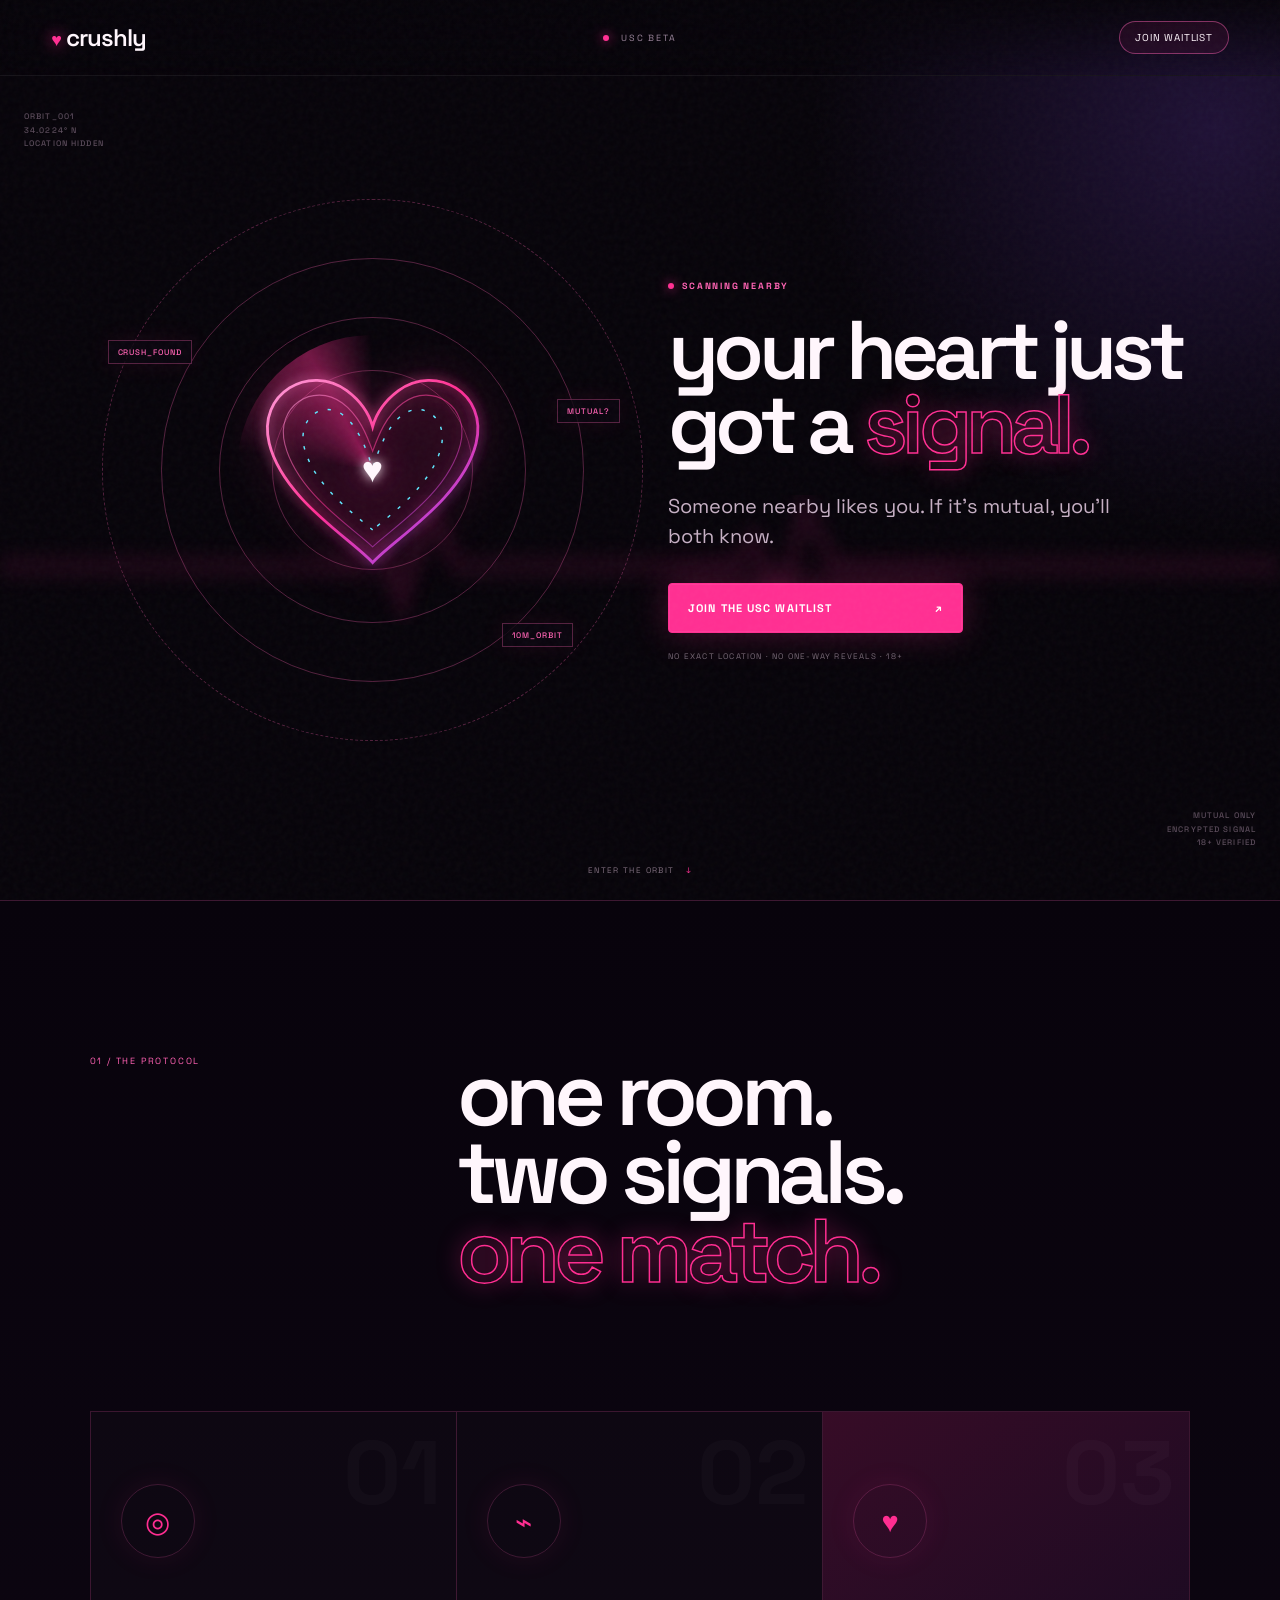
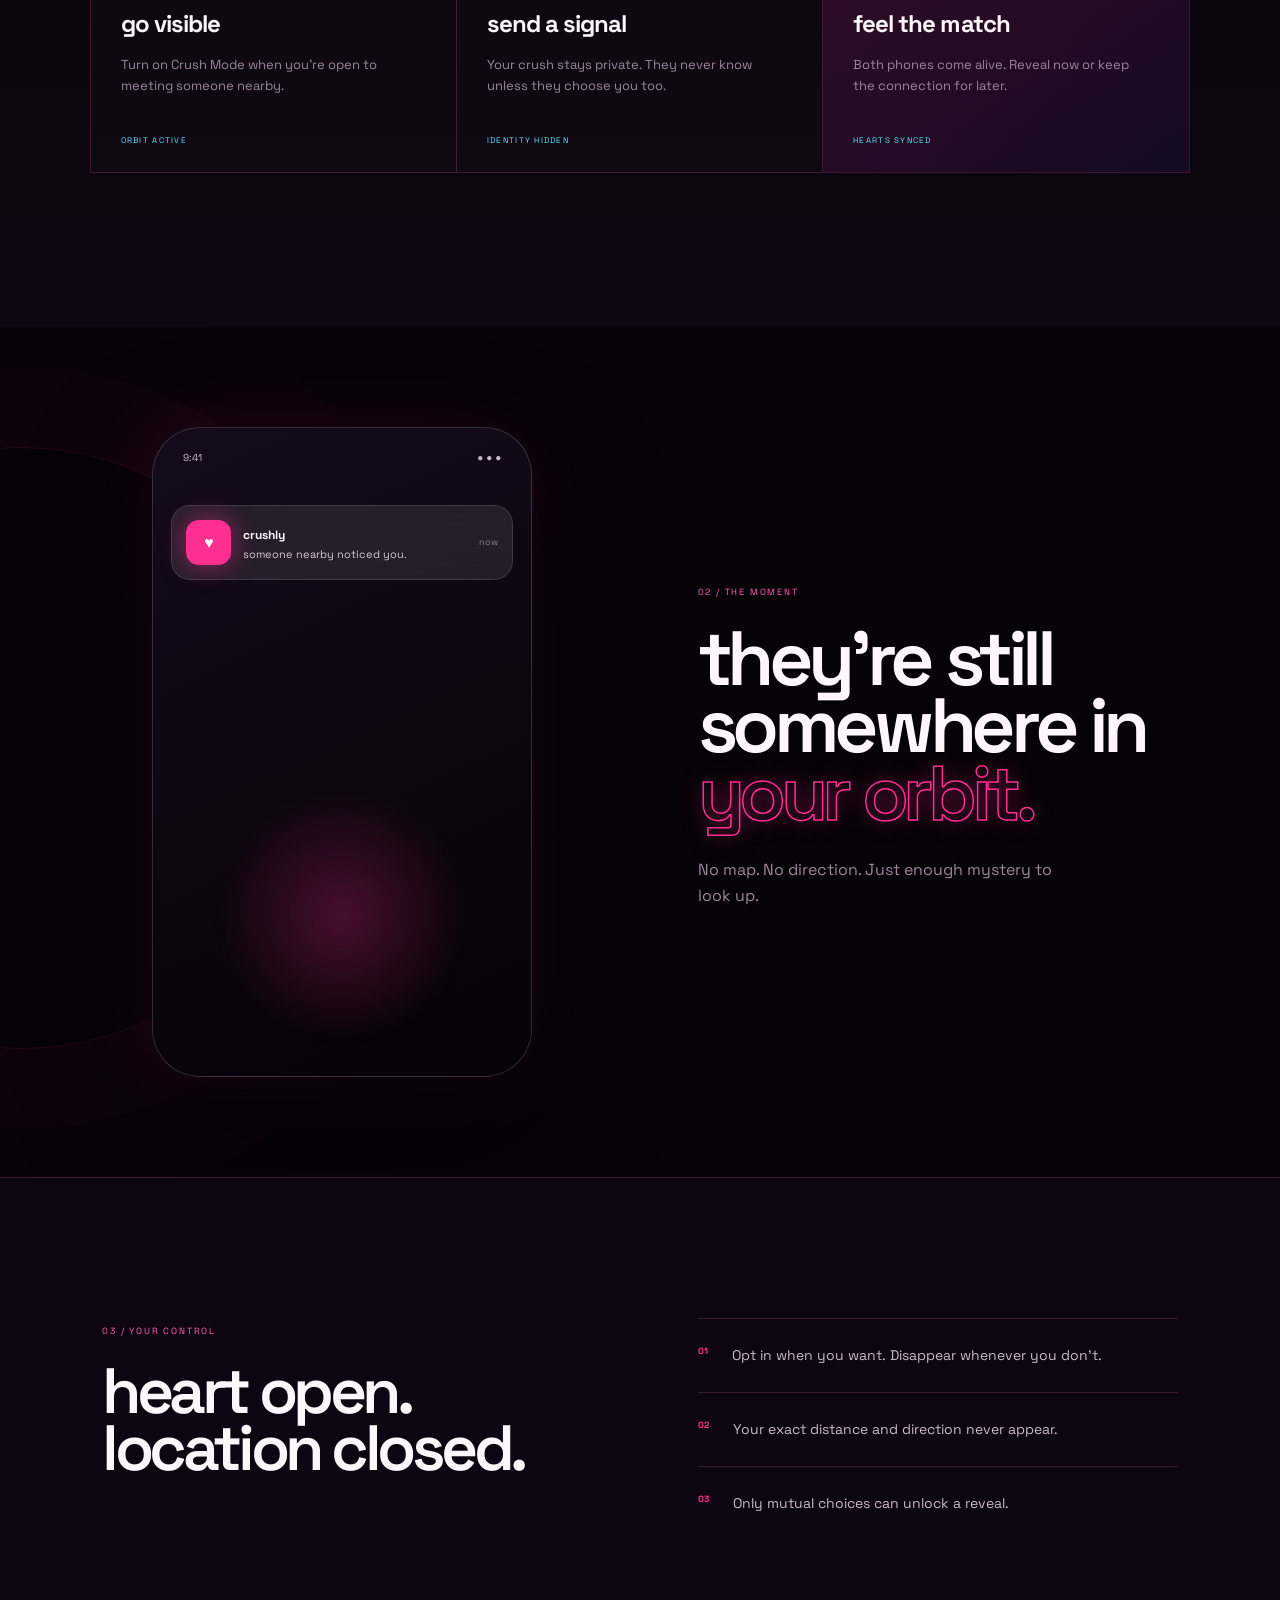
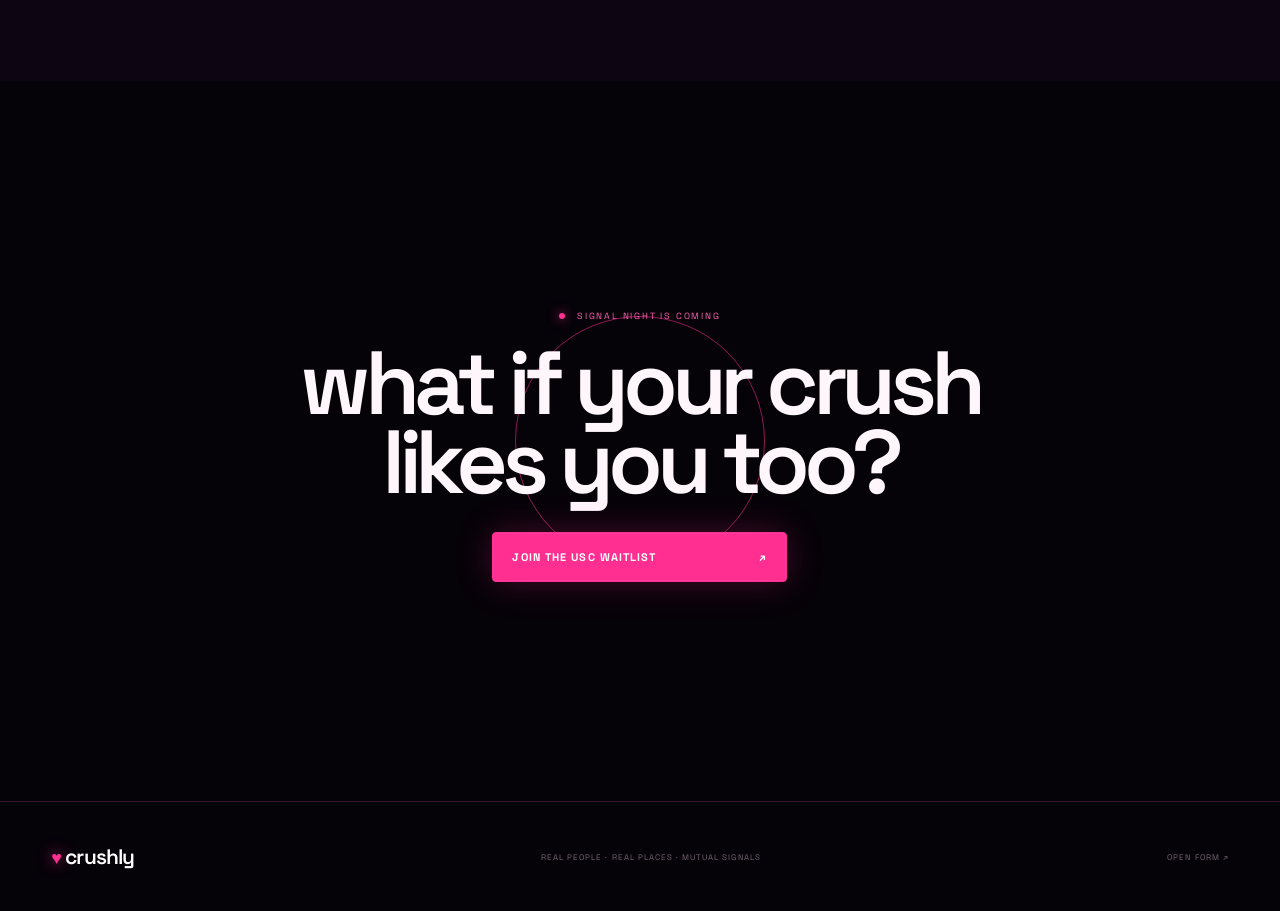
<file: crushly-cyber-waitlist/index.html>
<!doctype html>
<html lang="en">
  <head>
    <meta charset="UTF-8" />
    <meta name="viewport" content="width=device-width, initial-scale=1.0, viewport-fit=cover" />
    <meta name="theme-color" content="#050208" />
    <meta name="description" content="Crushly lets you know when the feeling is mutual, while you're still in the same place." />
    <link rel="preconnect" href="https://fonts.googleapis.com" />
    <link rel="preconnect" href="https://fonts.gstatic.com" crossorigin />
    <link href="https://fonts.googleapis.com/css2?family=DM+Sans:wght@400;500;600;700&family=Space+Grotesk:wght@400;500;600;700&display=swap" rel="stylesheet" />
    <link rel="stylesheet" href="./styles.css" />
    <title>Crushly — Your heart just got a signal</title>
  </head>
  <body>
    <div class="noise" aria-hidden="true"></div>
    <div class="grid" aria-hidden="true"></div>
    <div class="particles" aria-hidden="true"></div>

    <header class="nav">
      <a class="wordmark" href="#top"><i>♥</i> crushly</a>
      <div class="live-label"><span></span> USC BETA</div>
      <button class="nav-cta" data-open-waitlist>join waitlist</button>
    </header>

    <main id="top">
      <section class="hero">
        <div class="corner-data top-left" aria-hidden="true">ORBIT_001<br />34.0224° N<br />LOCATION HIDDEN</div>
        <div class="corner-data bottom-right" aria-hidden="true">MUTUAL ONLY<br />ENCRYPTED SIGNAL<br />18+ VERIFIED</div>

        <div class="signal-stage" aria-hidden="true">
          <div class="scanner-line"></div>
          <div class="orbit orbit-1"></div>
          <div class="orbit orbit-2"></div>
          <div class="orbit orbit-3"></div>
          <div class="orbit orbit-4"></div>
          <svg class="cyber-heart" viewBox="0 0 220 200" role="presentation">
            <defs>
              <filter id="pink-glow" x="-100%" y="-100%" width="300%" height="300%">
                <feGaussianBlur stdDeviation="5" result="blur" />
                <feMerge><feMergeNode in="blur" /><feMergeNode in="SourceGraphic" /></feMerge>
              </filter>
              <linearGradient id="heart-gradient" x1="0" x2="1" y1="0" y2="1">
                <stop offset="0" stop-color="#ff9bd8" />
                <stop offset=".48" stop-color="#ff2e91" />
                <stop offset="1" stop-color="#8d4dff" />
              </linearGradient>
            </defs>
            <path class="heart-fill" d="M110 182C91 161 30 125 18 76 7 31 54 5 87 29c12 9 20 21 23 32 3-11 11-23 23-32 33-24 80 2 69 47-12 49-73 85-92 106Z" />
            <path class="heart-wire wire-1" d="M110 182C91 161 30 125 18 76 7 31 54 5 87 29c12 9 20 21 23 32 3-11 11-23 23-32 33-24 80 2 69 47-12 49-73 85-92 106Z" />
            <path class="heart-wire wire-2" d="M110 168C91 150 43 120 32 77 23 43 57 21 83 40c15 11 22 29 27 43 5-14 12-32 27-43 26-19 60 3 51 37-11 43-59 73-78 91Z" />
            <path class="heart-code" pathLength="100" d="M110 153C94 139 57 113 49 79 43 53 66 37 84 51c13 10 20 29 26 47 6-18 13-37 26-47 18-14 41 2 35 28-8 34-45 60-61 74Z" />
          </svg>
          <div class="heart-core">♥</div>
          <div class="signal-chip chip-a">CRUSH_FOUND</div>
          <div class="signal-chip chip-b">MUTUAL?</div>
          <div class="signal-chip chip-c">10M_ORBIT</div>
        </div>

        <svg class="ecg" viewBox="0 0 1200 100" preserveAspectRatio="none" aria-hidden="true">
          <path class="ecg-shadow" d="M0 55H300l35-2 20-20 22 52 24-76 28 46h230l30-2 18-20 24 52 23-76 30 46H1200" />
          <path class="ecg-line" pathLength="1" d="M0 55H300l35-2 20-20 22 52 24-76 28 46h230l30-2 18-20 24 52 23-76 30 46H1200" />
        </svg>

        <div class="hero-copy">
          <p class="eyebrow"><span id="status-dot"></span><b id="signal-status">SCANNING NEARBY</b></p>
          <h1>your heart just<br />got a <em>signal.</em></h1>
          <p class="subhead">Someone nearby likes you. If it’s mutual, you’ll both know.</p>
          <button class="primary-cta" data-open-waitlist><span>JOIN THE USC WAITLIST</span><b>↗</b></button>
          <p class="privacy">NO EXACT LOCATION · NO ONE-WAY REVEALS · 18+</p>
        </div>

        <a class="scroll" href="#protocol">ENTER THE ORBIT <span>↓</span></a>
      </section>

      <section class="protocol" id="protocol">
        <header class="section-head">
          <span>01 / THE PROTOCOL</span>
          <h2>one room.<br />two signals.<br /><em>one match.</em></h2>
        </header>
        <div class="protocol-grid">
          <article data-step="01"><i>◎</i><h3>go visible</h3><p>Turn on Crush Mode when you’re open to meeting someone nearby.</p><span class="status">ORBIT ACTIVE</span></article>
          <article data-step="02"><i>⌁</i><h3>send a signal</h3><p>Your crush stays private. They never know unless they choose you too.</p><span class="status">IDENTITY HIDDEN</span></article>
          <article data-step="03" class="hot"><i>♥</i><h3>feel the match</h3><p>Both phones come alive. Reveal now or keep the connection for later.</p><span class="status">HEARTS SYNCED</span></article>
        </div>
      </section>

      <section class="incoming">
        <div class="phone-alert">
          <div class="phone-top"><span>9:41</span><span>● ● ●</span></div>
          <div class="app-alert"><i>♥</i><div><b>crushly</b><p>someone nearby noticed you.</p></div><small>now</small></div>
          <div class="phone-glow"></div>
        </div>
        <div class="incoming-copy"><span>02 / THE MOMENT</span><h2>they’re still<br />somewhere in<br /><em>your orbit.</em></h2><p>No map. No direction. Just enough mystery to look up.</p></div>
      </section>

      <section class="control">
        <div><span>03 / YOUR CONTROL</span><h2>heart open.<br />location closed.</h2></div>
        <div class="control-list">
          <p><b>01</b><span>Opt in when you want. Disappear whenever you don’t.</span></p>
          <p><b>02</b><span>Your exact distance and direction never appear.</span></p>
          <p><b>03</b><span>Only mutual choices can unlock a reveal.</span></p>
        </div>
      </section>

      <section class="final-cta">
        <div class="final-rings" aria-hidden="true"><i></i><i></i><i></i></div>
        <p class="eyebrow"><span></span> SIGNAL NIGHT IS COMING</p>
        <h2>what if your crush<br />likes you too?</h2>
        <button class="primary-cta" data-open-waitlist><span>JOIN THE USC WAITLIST</span><b>↗</b></button>
      </section>
    </main>

    <footer><a class="wordmark" href="#top"><i>♥</i> crushly</a><p>REAL PEOPLE · REAL PLACES · MUTUAL SIGNALS</p><a href="https://tally.so/r/vGQ5GQ" target="_blank" rel="noreferrer">OPEN FORM ↗</a></footer>

    <dialog id="waitlist-modal">
      <div class="modal-card">
        <div class="modal-head"><div><span>USC PRIVATE BETA</span><h2>enter the orbit.</h2></div><button aria-label="Close">×</button></div>
        <iframe data-tally-src="https://tally.so/embed/vGQ5GQ?alignLeft=1&hideTitle=1&transparentBackground=1&dynamicHeight=1" title="Join the Crushly waitlist" width="100%" height="540" frameborder="0"></iframe>
        <a class="fallback" href="https://tally.so/r/vGQ5GQ" target="_blank" rel="noreferrer">FORM NOT LOADING? OPEN IT HERE ↗</a>
      </div>
    </dialog>

    <script type="module" src="./app.js"></script>
  </body>
</html>
</file>
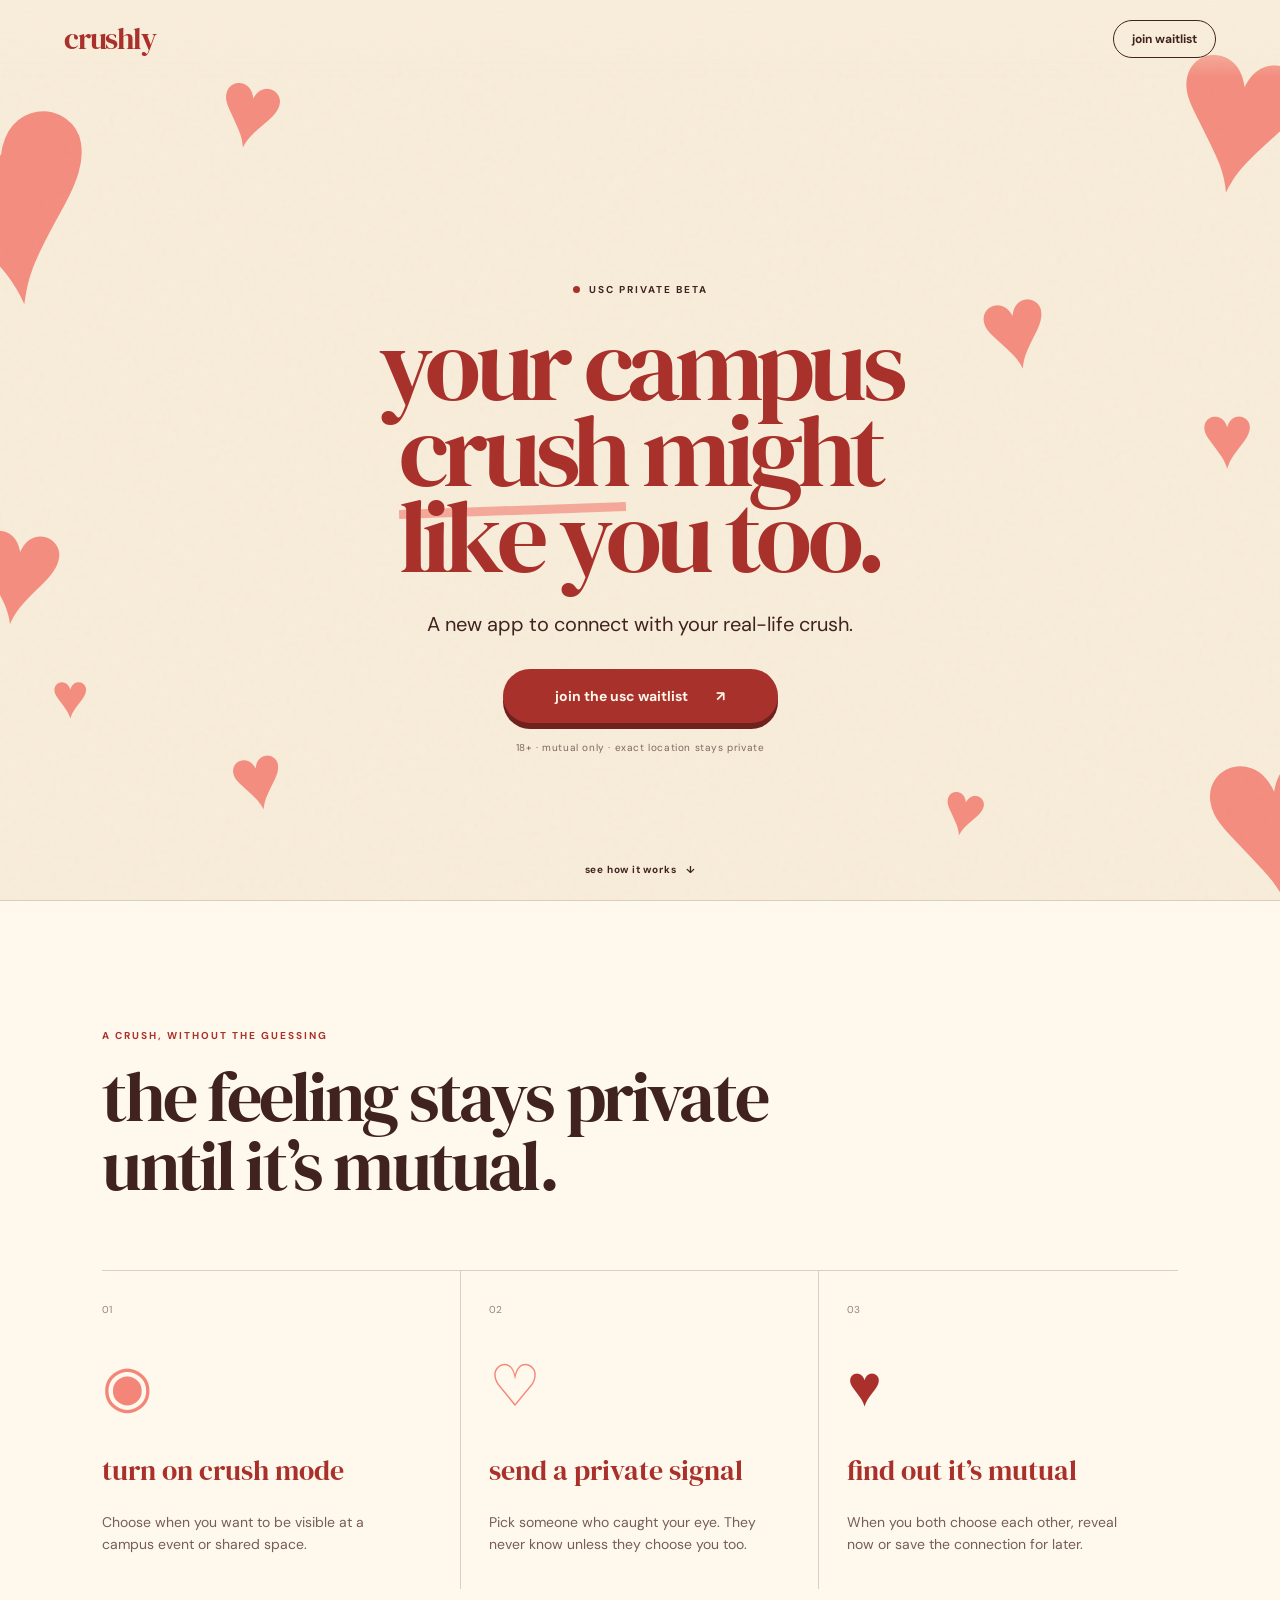
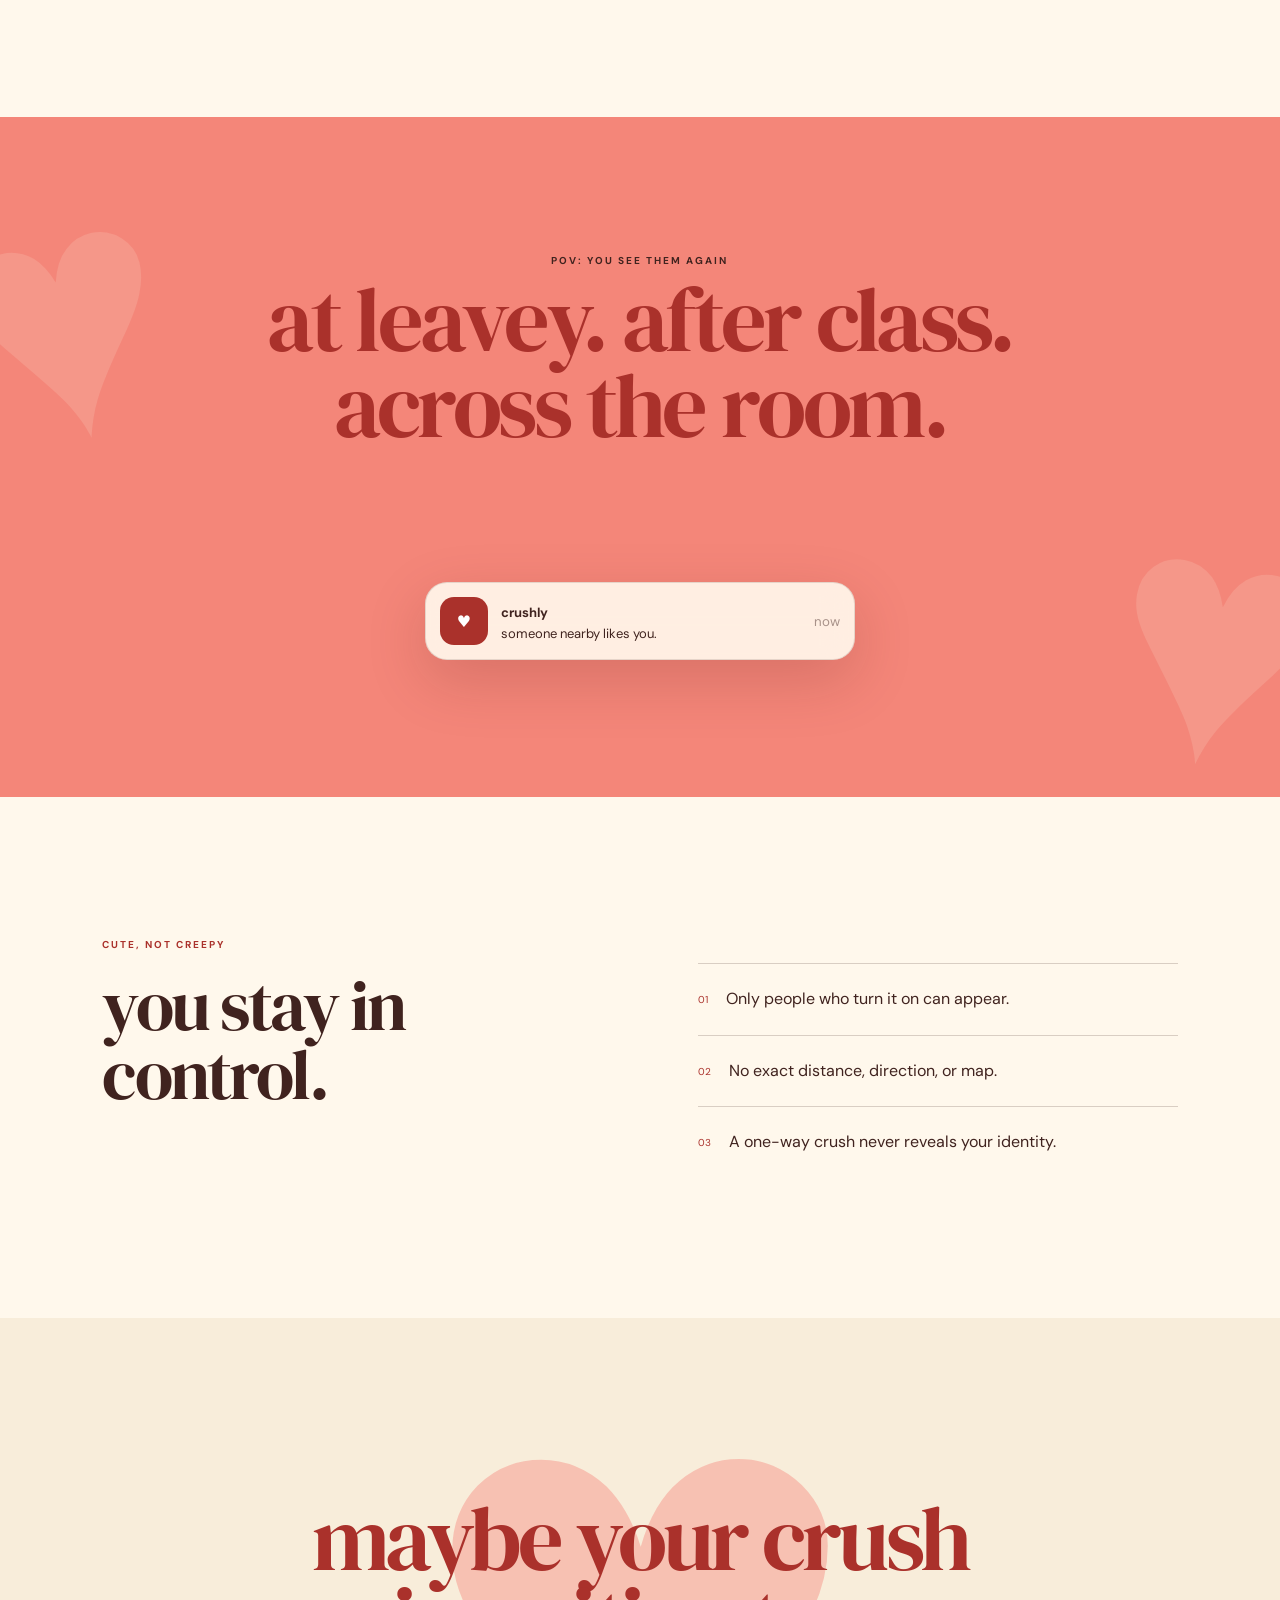
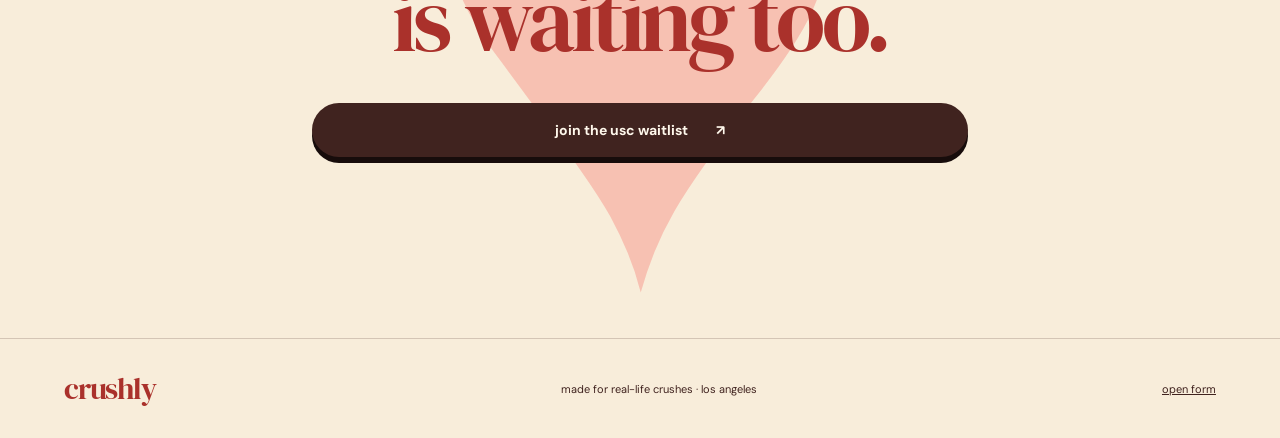
<file: crushly-waitlist/index.html>
<!doctype html>
<html lang="en">
  <head>
    <meta charset="UTF-8" />
    <meta name="viewport" content="width=device-width, initial-scale=1.0, viewport-fit=cover" />
    <meta name="theme-color" content="#f8edda" />
    <meta name="description" content="Crushly helps you find out when the feeling is mutual, while you're still on campus." />
    <meta property="og:title" content="Crushly — Your campus crush might like you too" />
    <meta property="og:description" content="Join the USC private beta." />
    <link rel="preconnect" href="https://fonts.googleapis.com" />
    <link rel="preconnect" href="https://fonts.gstatic.com" crossorigin />
    <link href="https://fonts.googleapis.com/css2?family=DM+Sans:wght@400;500;600;700&family=DM+Serif+Display&display=swap" rel="stylesheet" />
    <link rel="stylesheet" href="./styles.css" />
    <title>Crushly — USC Private Beta</title>
  </head>
  <body>
    <div class="grain" aria-hidden="true"></div>

    <header class="nav">
      <a class="wordmark" href="#top" aria-label="Crushly home">crushly</a>
      <button class="nav-cta" data-open-waitlist>join waitlist</button>
    </header>

    <main id="top">
      <section class="hero">
        <div class="heart-field" aria-hidden="true">
          <span class="heart h1">♥</span><span class="heart h2">♥</span>
          <span class="heart h3">♥</span><span class="heart h4">♥</span>
          <span class="heart h5">♥</span><span class="heart h6">♥</span>
          <span class="heart h7">♥</span><span class="heart h8">♥</span>
          <span class="heart h9">♥</span><span class="heart h10">♥</span>
        </div>

        <div class="hero-content">
          <div class="beta-label"><span></span> USC PRIVATE BETA</div>
          <h1>your campus<br /><em>crush</em> might<br />like you too.</h1>
          <p class="hero-copy">A new app to connect with your real-life crush.</p>
          <button class="primary-cta" data-open-waitlist>
            join the usc waitlist <span aria-hidden="true">↗</span>
          </button>
          <p class="under-cta">18+ · mutual only · exact location stays private</p>
        </div>

        <a class="scroll-cue" href="#how">see how it works <span>↓</span></a>
      </section>

      <section class="how" id="how">
        <p class="section-kicker">A CRUSH, WITHOUT THE GUESSING</p>
        <h2>the feeling stays private<br />until it’s mutual.</h2>

        <div class="steps">
          <article>
            <span class="step-number">01</span>
            <div class="step-icon">◉</div>
            <h3>turn on crush mode</h3>
            <p>Choose when you want to be visible at a campus event or shared space.</p>
          </article>
          <article>
            <span class="step-number">02</span>
            <div class="step-icon">♡</div>
            <h3>send a private signal</h3>
            <p>Pick someone who caught your eye. They never know unless they choose you too.</p>
          </article>
          <article>
            <span class="step-number">03</span>
            <div class="step-icon filled">♥</div>
            <h3>find out it’s mutual</h3>
            <p>When you both choose each other, reveal now or save the connection for later.</p>
          </article>
        </div>
      </section>

      <section class="moment">
        <p class="moment-small">POV: YOU SEE THEM AGAIN</p>
        <p class="moment-line">at leavey. after class.<br />across the room.</p>
        <div class="notification">
          <span class="notification-heart">♥</span>
          <div><b>crushly</b><p>someone nearby likes you.</p></div>
          <small>now</small>
        </div>
      </section>

      <section class="safety">
        <div>
          <p class="section-kicker">CUTE, NOT CREEPY</p>
          <h2>you stay in control.</h2>
        </div>
        <ul>
          <li><span>01</span> Only people who turn it on can appear.</li>
          <li><span>02</span> No exact distance, direction, or map.</li>
          <li><span>03</span> A one-way crush never reveals your identity.</li>
        </ul>
      </section>

      <section class="final-cta">
        <div class="final-heart" aria-hidden="true">♥</div>
        <p>maybe your crush<br />is waiting too.</p>
        <button class="primary-cta dark" data-open-waitlist>join the usc waitlist <span>↗</span></button>
      </section>
    </main>

    <footer>
      <span class="wordmark">crushly</span>
      <span>made for real-life crushes · los angeles</span>
      <a href="https://tally.so/r/vGQ5GQ" target="_blank" rel="noreferrer">open form</a>
    </footer>

    <dialog class="waitlist-modal" id="waitlist-modal">
      <div class="modal-card">
        <div class="modal-head">
          <div><span>USC PRIVATE BETA</span><h2>get in early.</h2></div>
          <button class="close-modal" aria-label="Close waitlist">×</button>
        </div>
        <iframe
          data-tally-src="https://tally.so/embed/vGQ5GQ?alignLeft=1&hideTitle=1&transparentBackground=1&dynamicHeight=1"
          title="Join the Crushly waitlist"
          loading="lazy"
          width="100%"
          height="520"
          frameborder="0"
          marginheight="0"
          marginwidth="0"
        ></iframe>
        <a class="form-fallback" href="https://tally.so/r/vGQ5GQ" target="_blank" rel="noreferrer">form not loading? open it here ↗</a>
      </div>
    </dialog>

    <script src="./app.js" type="module"></script>
  </body>
</html>
</file>
<file: crushly-cyber-waitlist/styles.css>
:root{--bg:#050208;--panel:#0b0610;--pink:#ff2e91;--hot:#ff62b3;--violet:#8d4dff;--cyan:#5ee7ff;--white:#fff6fc;--muted:#9c859b;--line:rgba(255,98,179,.2);font-family:"Space Grotesk",sans-serif;color:var(--white);background:var(--bg);font-synthesis:none}*{box-sizing:border-box}html{scroll-behavior:smooth}body{margin:0;background:var(--bg);overflow-x:hidden}button,a{font:inherit}button{cursor:pointer}.noise{position:fixed;z-index:50;inset:0;pointer-events:none;opacity:.18;mix-blend-mode:screen;background-image:url("data:image/svg+xml,%3Csvg viewBox='0 0 180 180' xmlns='http://www.w3.org/2000/svg'%3E%3Cfilter id='n'%3E%3CfeTurbulence type='fractalNoise' baseFrequency='.95' numOctaves='4' stitchTiles='stitch'/%3E%3C/filter%3E%3Crect width='100%25' height='100%25' filter='url(%23n)' opacity='.2'/%3E%3C/svg%3E")}.grid{position:fixed;inset:0;z-index:-2;background-image:linear-gradient(rgba(255,46,145,.04) 1px,transparent 1px),linear-gradient(90deg,rgba(255,46,145,.04) 1px,transparent 1px);background-size:48px 48px;mask-image:linear-gradient(to bottom,black,transparent 70%)}.particles{position:fixed;inset:0;pointer-events:none;z-index:1;overflow:hidden}.particle{position:absolute;color:var(--pink);font-family:Georgia,serif;opacity:0;filter:drop-shadow(0 0 9px var(--pink));animation:floatSignal var(--duration) linear infinite;animation-delay:var(--delay)}.nav{position:fixed;z-index:40;top:0;left:0;right:0;height:76px;padding:0 clamp(20px,4vw,64px);display:grid;grid-template-columns:1fr auto 1fr;align-items:center;border-bottom:1px solid rgba(255,255,255,.06);background:linear-gradient(to bottom,rgba(5,2,8,.92),rgba(5,2,8,.12));backdrop-filter:blur(12px)}.wordmark{color:var(--white);text-decoration:none;font-weight:600;letter-spacing:-.04em;font-size:24px}.wordmark i{font-style:normal;color:var(--pink);font-size:18px;text-shadow:0 0 15px var(--pink)}.live-label{font-size:9px;letter-spacing:.2em;color:var(--muted)}.live-label span,.eyebrow span{display:inline-block;width:6px;height:6px;border-radius:50%;background:var(--pink);box-shadow:0 0 12px var(--pink);margin-right:8px;animation:blink 1.2s infinite}.nav-cta{justify-self:end;border:1px solid rgba(255,98,179,.45);background:rgba(255,46,145,.08);color:var(--white);border-radius:999px;padding:9px 15px;font-size:10px;letter-spacing:.08em;text-transform:uppercase}.hero{min-height:100svh;position:relative;overflow:hidden;display:grid;grid-template-columns:1.05fr .95fr;align-items:center;padding:110px clamp(24px,6vw,100px) 70px;isolation:isolate}.hero:before{content:"";position:absolute;z-index:-2;width:70vw;height:70vw;border-radius:50%;right:-30vw;top:-25vw;background:radial-gradient(circle,rgba(141,77,255,.18),transparent 64%)}.signal-stage{position:relative;width:min(46vw,590px);aspect-ratio:1;justify-self:center;display:grid;place-items:center}.orbit{position:absolute;border:1px solid rgba(255,98,179,.3);border-radius:50%;animation:scanRing 3.2s ease-out infinite}.orbit-1{width:34%;height:34%;animation-delay:0s}.orbit-2{width:52%;height:52%;animation-delay:.65s}.orbit-3{width:72%;height:72%;animation-delay:1.3s}.orbit-4{width:92%;height:92%;animation-delay:1.95s;border-style:dashed}.scanner-line{position:absolute;width:46%;height:46%;border-radius:50%;background:conic-gradient(from 0deg,transparent 0 77%,rgba(255,46,145,.42) 92%,transparent 100%);animation:rotate 3.8s linear infinite;filter:blur(.2px)}.cyber-heart{position:relative;width:42%;overflow:visible;animation:heartbeat 1.45s infinite;filter:drop-shadow(0 0 24px rgba(255,46,145,.5))}.heart-fill{fill:rgba(255,46,145,.08)}.heart-wire{fill:none;stroke:url(#heart-gradient);filter:url(#pink-glow)}.wire-1{stroke-width:2.5}.wire-2{stroke-width:1;opacity:.6}.heart-code{fill:none;stroke:var(--cyan);stroke-width:1.3;stroke-dasharray:.7 2.1;animation:codeRun 2s linear infinite}.heart-core{position:absolute;color:var(--white);font:36px/1 Georgia,serif;text-shadow:0 0 12px var(--white),0 0 35px var(--pink);animation:heartbeat 1.45s .06s infinite}.signal-chip{position:absolute;border:1px solid rgba(255,98,179,.3);background:rgba(9,4,13,.78);padding:7px 9px;color:var(--hot);font:500 8px/1 "Space Grotesk";letter-spacing:.12em;box-shadow:0 0 24px rgba(255,46,145,.08);animation:glitchFloat 4s ease-in-out infinite}.chip-a{left:5%;top:28%}.chip-b{right:8%;top:38%;animation-delay:-1.4s}.chip-c{right:16%;bottom:20%;animation-delay:-2.7s}.ecg{position:absolute;left:0;right:0;top:55%;width:100%;height:130px;z-index:-1}.ecg-shadow{fill:none;stroke:rgba(255,46,145,.12);stroke-width:12;filter:blur(8px)}.ecg-line{fill:none;stroke:var(--pink);stroke-width:2;stroke-dasharray:1;stroke-dashoffset:1;animation:drawLine 3.2s linear infinite;filter:drop-shadow(0 0 8px var(--pink))}.hero-copy{max-width:590px;position:relative;z-index:3}.eyebrow{font-size:9px;letter-spacing:.2em;color:var(--hot);margin-bottom:22px}.hero h1,.section-head h2,.incoming h2,.control h2,.final-cta h2{font-size:clamp(58px,6.5vw,104px);line-height:.88;letter-spacing:-.07em;margin:0 0 30px;font-weight:600}.hero h1 em,.section-head h2 em,.incoming h2 em{font-style:normal;color:transparent;-webkit-text-stroke:1.5px var(--pink);text-shadow:0 0 25px rgba(255,46,145,.35)}.subhead{font-size:clamp(15px,1.6vw,20px);line-height:1.5;color:#c5afc3;max-width:460px;margin-bottom:32px}.primary-cta{border:1px solid var(--pink);background:var(--pink);color:white;min-width:295px;padding:17px 19px;border-radius:4px;display:inline-flex;justify-content:space-between;gap:35px;font-size:11px;letter-spacing:.1em;font-weight:700;box-shadow:0 0 0 1px rgba(255,255,255,.06) inset,0 0 35px rgba(255,46,145,.25);transition:.2s}.primary-cta:hover{background:#ff50a3;box-shadow:0 0 50px rgba(255,46,145,.48);transform:translateY(-2px)}.privacy{font-size:8px;letter-spacing:.15em;color:#766775;margin-top:18px}.corner-data{position:absolute;font:500 8px/1.7 "Space Grotesk";letter-spacing:.14em;color:#594a59}.top-left{left:24px;top:110px}.bottom-right{right:24px;bottom:50px;text-align:right}.scroll{position:absolute;bottom:25px;left:50%;transform:translateX(-50%);color:#7e6d7d;text-decoration:none;font-size:8px;letter-spacing:.17em}.scroll span{color:var(--pink);margin-left:8px}.protocol{padding:clamp(100px,12vw,180px) clamp(24px,7vw,110px);background:linear-gradient(180deg,#08030c,#0d0612);border-top:1px solid var(--line)}.section-head{display:grid;grid-template-columns:1fr 2fr;margin-bottom:90px}.section-head>span,.incoming-copy>span,.control>div>span{font-size:9px;letter-spacing:.2em;color:var(--hot)}.section-head h2{font-size:clamp(56px,7vw,96px)}.protocol-grid{display:grid;grid-template-columns:repeat(3,1fr);border:1px solid var(--line)}.protocol-grid article{min-height:360px;padding:30px;border-right:1px solid var(--line);position:relative;overflow:hidden;background:rgba(255,255,255,.012)}.protocol-grid article:last-child{border:0}.protocol-grid article:before{content:attr(data-step);position:absolute;right:14px;top:3px;font-size:90px;font-weight:700;color:rgba(255,255,255,.025)}.protocol-grid article.hot{background:linear-gradient(145deg,rgba(255,46,145,.18),rgba(141,77,255,.07))}.protocol-grid i{display:grid;place-items:center;width:74px;height:74px;border:1px solid var(--line);border-radius:50%;font-style:normal;font-size:29px;color:var(--pink);box-shadow:0 0 30px rgba(255,46,145,.08);margin:42px 0 50px}.protocol-grid h3{font-size:24px;letter-spacing:-.04em;margin-bottom:16px}.protocol-grid p{color:var(--muted);font-size:13px;line-height:1.6;max-width:300px}.status{position:absolute;bottom:27px;font-size:8px;letter-spacing:.16em;color:var(--cyan)}.incoming{min-height:850px;display:grid;grid-template-columns:1fr 1fr;align-items:center;gap:9vw;padding:100px clamp(24px,8vw,130px);position:relative;overflow:hidden}.incoming:after{content:"";position:absolute;width:600px;height:600px;border:1px solid rgba(255,46,145,.12);border-radius:50%;left:-280px;top:120px;box-shadow:0 0 0 80px rgba(255,46,145,.02),0 0 0 160px rgba(255,46,145,.015)}.phone-alert{width:min(380px,80vw);height:650px;justify-self:center;border:1px solid rgba(255,255,255,.16);border-radius:48px;background:linear-gradient(155deg,#160a1c,#050207);padding:18px;position:relative;box-shadow:0 50px 120px rgba(0,0,0,.55),0 0 80px rgba(255,46,145,.13);overflow:hidden;z-index:2}.phone-top{display:flex;justify-content:space-between;font-size:10px;padding:5px 12px;color:#c8b7c7}.app-alert{margin-top:36px;padding:14px;border:1px solid rgba(255,255,255,.12);background:rgba(255,255,255,.09);border-radius:19px;display:flex;align-items:center;gap:12px;backdrop-filter:blur(18px);animation:alertFloat 3s ease-in-out infinite}.app-alert i{font-style:normal;width:45px;height:45px;border-radius:13px;background:var(--pink);display:grid;place-items:center;box-shadow:0 0 25px rgba(255,46,145,.5)}.app-alert div{flex:1}.app-alert b{font-size:12px}.app-alert p{font-size:11px;margin:3px 0 0;color:#d6c6d5}.app-alert small{font-size:9px;color:#907f8e}.phone-glow{position:absolute;width:280px;height:280px;border-radius:50%;background:radial-gradient(circle,var(--pink),transparent 65%);opacity:.25;filter:blur(4px);left:50%;bottom:20px;transform:translateX(-50%);animation:softPulse 2.2s infinite}.incoming h2{font-size:clamp(52px,6vw,86px);margin-top:25px}.incoming-copy>p{color:var(--muted);line-height:1.6;max-width:390px}.control{display:grid;grid-template-columns:1fr 1fr;gap:9vw;padding:clamp(100px,11vw,160px) clamp(24px,8vw,130px);background:#0d0612;border-top:1px solid var(--line)}.control h2{font-size:clamp(48px,5vw,78px);margin-top:24px}.control-list p{margin:0;border-top:1px solid var(--line);padding:26px 0;display:flex;gap:24px;color:#cbb8ca}.control-list b{font-size:9px;color:var(--pink)}.control-list span{font-size:14px;line-height:1.5}.final-cta{min-height:720px;display:grid;place-content:center;text-align:center;position:relative;overflow:hidden;padding:90px 24px}.final-cta h2{font-size:clamp(58px,7vw,100px);position:relative;z-index:2}.final-cta .primary-cta,.final-cta .eyebrow{margin-left:auto;margin-right:auto;position:relative;z-index:2}.final-rings{position:absolute;inset:0;display:grid;place-items:center}.final-rings i{position:absolute;width:250px;height:250px;border:1px solid rgba(255,46,145,.22);border-radius:50%;animation:finalRing 3s ease-out infinite}.final-rings i:nth-child(2){animation-delay:1s}.final-rings i:nth-child(3){animation-delay:2s}footer{min-height:110px;border-top:1px solid var(--line);display:flex;justify-content:space-between;align-items:center;gap:20px;padding:25px clamp(20px,4vw,64px);font-size:8px;letter-spacing:.13em;color:#766675}footer a{color:inherit;text-decoration:none}footer .wordmark{color:white;font-size:21px;letter-spacing:-.04em}dialog{border:0;padding:0;background:transparent;width:min(640px,calc(100vw - 20px));max-height:calc(100dvh - 20px)}dialog::backdrop{background:rgba(3,1,5,.78);backdrop-filter:blur(10px)}.modal-card{background:#0d0612;border:1px solid var(--line);border-radius:12px;padding:26px;max-height:calc(100dvh - 20px);overflow:auto;box-shadow:0 0 80px rgba(255,46,145,.22)}.modal-head{display:flex;justify-content:space-between;border-bottom:1px solid var(--line);padding-bottom:18px;margin-bottom:12px}.modal-head span{font-size:8px;letter-spacing:.18em;color:var(--hot)}.modal-head h2{font-size:40px;letter-spacing:-.05em;margin:7px 0 0}.modal-head button{border:0;background:none;color:white;font-size:33px}.fallback{display:block;text-align:center;color:#8f7a8d;font-size:8px;letter-spacing:.12em;margin-top:10px}
@keyframes heartbeat{0%,100%{transform:scale(1)}7%{transform:scale(1.075)}14%{transform:scale(1)}21%{transform:scale(1.045)}30%{transform:scale(1)}}@keyframes scanRing{0%{transform:scale(.72);opacity:0}20%{opacity:1}100%{transform:scale(1.12);opacity:0}}@keyframes rotate{to{transform:rotate(360deg)}}@keyframes codeRun{to{stroke-dashoffset:-10}}@keyframes drawLine{0%{stroke-dashoffset:1}55%,100%{stroke-dashoffset:-1}}@keyframes blink{50%{opacity:.25}}@keyframes glitchFloat{0%,100%{transform:translateY(0)}50%{transform:translateY(-8px)}}@keyframes floatSignal{0%{transform:translateY(110vh) scale(.7) rotate(0);opacity:0}15%{opacity:.65}80%{opacity:.25}100%{transform:translateY(-20vh) scale(1.2) rotate(22deg);opacity:0}}@keyframes alertFloat{0%,100%{transform:translateY(0)}50%{transform:translateY(-7px)}}@keyframes softPulse{50%{transform:translateX(-50%) scale(1.18);opacity:.36}}@keyframes finalRing{0%{transform:scale(.5);opacity:0}20%{opacity:.8}100%{transform:scale(3.6);opacity:0}}
@media(max-width:800px){.nav{height:66px;padding:0 16px;grid-template-columns:1fr auto}.live-label{display:none}.wordmark{font-size:21px}.nav-cta{padding:8px 10px}.hero{grid-template-columns:1fr;padding:85px 20px 70px;text-align:center}.signal-stage{width:min(94vw,470px);margin:-10px auto -35px}.hero-copy{margin:auto}.hero h1{font-size:clamp(54px,15vw,78px)}.subhead{margin-left:auto;margin-right:auto}.privacy{line-height:1.7}.corner-data{display:none}.ecg{top:39%;height:90px}.scroll{display:none}.section-head{grid-template-columns:1fr;margin-bottom:55px}.section-head>span{margin-bottom:30px}.protocol{padding:90px 20px}.protocol-grid{grid-template-columns:1fr}.protocol-grid article{min-height:310px;border-right:0;border-bottom:1px solid var(--line)}.protocol-grid i{margin:28px 0 38px}.incoming{grid-template-columns:1fr;padding:90px 20px;gap:70px}.incoming-copy{order:-1;text-align:center}.incoming-copy>p{margin-left:auto;margin-right:auto}.phone-alert{height:590px}.control{grid-template-columns:1fr;padding:90px 20px;gap:30px}.final-cta{min-height:620px}footer{flex-direction:column;align-items:flex-start;padding:30px 20px}.chip-a{left:0}.chip-b{right:0}.chip-c{bottom:13%;right:10%}.modal-card{padding:20px 14px}}
@media(prefers-reduced-motion:reduce){html{scroll-behavior:auto}*,*:before,*:after{animation:none!important;transition:none!important}}
</file>
<file: crushly-waitlist/styles.css>
:root {
  --cream: #f8edda;
  --paper: #fff8ec;
  --coral: #f48679;
  --coral-soft: #f7a094;
  --brick: #aa312b;
  --brown: #40231f;
  --line: rgba(64, 35, 31, .2);
  font-family: "DM Sans", ui-sans-serif, system-ui, -apple-system, BlinkMacSystemFont, sans-serif;
  color: var(--brown);
  background: var(--cream);
  font-synthesis: none;
}

* { box-sizing: border-box; }
html { scroll-behavior: smooth; }
body { margin: 0; background: var(--cream); overflow-x: hidden; }
button, a { font: inherit; }
button { cursor: pointer; }

.grain {
  position: fixed; inset: 0; z-index: 20; pointer-events: none; opacity: .18;
  background-image: url("data:image/svg+xml,%3Csvg viewBox='0 0 180 180' xmlns='http://www.w3.org/2000/svg'%3E%3Cfilter id='n'%3E%3CfeTurbulence type='fractalNoise' baseFrequency='.85' numOctaves='4' stitchTiles='stitch'/%3E%3C/filter%3E%3Crect width='100%25' height='100%25' filter='url(%23n)' opacity='.22'/%3E%3C/svg%3E");
  mix-blend-mode: multiply;
}

.nav {
  position: fixed; z-index: 30; top: 0; left: 0; right: 0;
  height: 78px; padding: 0 clamp(22px, 5vw, 72px);
  display: flex; align-items: center; justify-content: space-between;
  background: linear-gradient(to bottom, rgba(248,237,218,.96), rgba(248,237,218,0));
}
.wordmark {
  color: var(--brick); font: 400 30px/1 "DM Serif Display", Georgia, serif;
  text-decoration: none; letter-spacing: -.04em;
}
.nav-cta {
  border: 1px solid var(--brown); color: var(--brown); background: rgba(248,237,218,.72);
  padding: 10px 18px; border-radius: 999px; font-size: 12px; font-weight: 700;
  text-transform: lowercase; backdrop-filter: blur(8px);
}

.hero {
  min-height: 100svh; position: relative; display: grid; place-items: center;
  padding: 110px 24px 90px; isolation: isolate; overflow: hidden;
}
.hero-content { max-width: 760px; text-align: center; position: relative; z-index: 3; }
.beta-label {
  display: inline-flex; align-items: center; gap: 9px; margin-bottom: 25px;
  font-size: 10px; letter-spacing: .2em; font-weight: 700;
}
.beta-label span { width: 7px; height: 7px; border-radius: 50%; background: var(--brick); animation: blink 1.8s infinite; }
h1, h2, h3, p { margin-top: 0; }
h1 {
  color: var(--brick); font: 400 clamp(60px, 8vw, 112px)/.84 "DM Serif Display", Georgia, serif;
  letter-spacing: -.055em; margin-bottom: 30px;
}
h1 em { font-style: normal; color: var(--brick); position: relative; }
h1 em::after {
  content: ""; position: absolute; height: 9px; left: 0; right: 0; bottom: 5px;
  background: var(--coral); z-index: -1; transform: rotate(-2deg); opacity: .65;
}
.hero-copy { font-size: clamp(16px, 2vw, 20px); line-height: 1.5; margin-bottom: 30px; }
.primary-cta {
  border: 0; background: var(--brick); color: #fff8ec; min-width: 275px;
  padding: 18px 25px; border-radius: 999px; font-weight: 700; font-size: 14px;
  display: inline-flex; justify-content: center; align-items: center; gap: 28px;
  box-shadow: 0 6px 0 #6f211e; transition: transform .18s ease, box-shadow .18s ease;
}
.primary-cta:hover { transform: translateY(-2px); box-shadow: 0 8px 0 #6f211e; }
.primary-cta:active { transform: translateY(4px); box-shadow: 0 2px 0 #6f211e; }
.under-cta { margin: 18px 0 0; font-size: 10px; letter-spacing: .06em; opacity: .66; }
.scroll-cue {
  position: absolute; z-index: 3; bottom: 24px; color: var(--brown); text-decoration: none;
  font-size: 10px; font-weight: 700; letter-spacing: .08em; display: flex; gap: 9px;
}
.heart { position: absolute; color: var(--coral); font-family: Georgia, serif; line-height: .7; opacity: .92; }
.h1 { font-size: 330px; left: -92px; top: 75px; transform: rotate(-9deg); }
.h2 { font-size: 235px; right: -30px; top: 30px; transform: rotate(10deg); }
.h3 { font-size: 110px; left: 17%; top: 8%; transform: rotate(12deg); }
.h4 { font-size: 118px; right: 18%; top: 32%; transform: rotate(-11deg); }
.h5 { font-size: 160px; left: -30px; top: 57%; transform: rotate(8deg); }
.h6 { font-size: 260px; right: -74px; bottom: -10px; transform: rotate(-7deg); }
.h7 { font-size: 92px; left: 18%; bottom: 10%; transform: rotate(-11deg); }
.h8 { font-size: 74px; right: 23%; bottom: 7%; transform: rotate(12deg); }
.h9 { font-size: 64px; left: 4%; bottom: 20%; }
.h10 { font-size: 92px; right: 2%; top: 45%; }

.how { padding: clamp(80px, 10vw, 150px) clamp(22px, 8vw, 120px); background: var(--paper); border-top: 1px solid var(--line); }
.section-kicker { font-size: 10px; letter-spacing: .2em; font-weight: 700; color: var(--brick); margin-bottom: 20px; }
.how > h2, .safety h2 {
  font: 400 clamp(43px, 5.5vw, 76px)/.98 "DM Serif Display", Georgia, serif;
  letter-spacing: -.04em; max-width: 760px; margin-bottom: 70px;
}
.steps { display: grid; grid-template-columns: repeat(3, 1fr); border-top: 1px solid var(--line); }
.steps article { padding: 26px 28px 20px 0; min-height: 300px; border-right: 1px solid var(--line); position: relative; }
.steps article + article { padding-left: 28px; }
.steps article:last-child { border-right: 0; }
.step-number { font-size: 10px; opacity: .55; }
.step-icon { font: 400 58px/1 Georgia, serif; color: var(--coral); margin: 40px 0; }
.step-icon.filled { color: var(--brick); }
.steps h3 { font: 400 28px/1 "DM Serif Display", Georgia, serif; color: var(--brick); }
.steps p { max-width: 300px; font-size: 14px; line-height: 1.55; opacity: .72; }

.moment {
  min-height: 680px; background: var(--coral); display: grid; place-content: center;
  text-align: center; padding: 90px 24px; position: relative; overflow: hidden;
}
.moment::before, .moment::after { content: "♥"; position: absolute; font: 400 350px/.7 Georgia, serif; color: rgba(248,237,218,.16); }
.moment::before { left: -40px; top: 80px; transform: rotate(-13deg); }
.moment::after { right: -40px; bottom: 30px; transform: rotate(10deg); }
.moment-small { font-size: 10px; font-weight: 700; letter-spacing: .2em; }
.moment-line { font: 400 clamp(48px, 7vw, 92px)/.95 "DM Serif Display", Georgia, serif; letter-spacing: -.04em; color: var(--brick); }
.notification {
  width: min(430px, calc(100vw - 38px)); padding: 14px; margin: 45px auto 0; text-align: left;
  background: rgba(255,248,236,.92); border: 1px solid rgba(64,35,31,.13); border-radius: 22px;
  box-shadow: 0 20px 60px rgba(90,24,20,.18); display: flex; align-items: center; gap: 13px;
  backdrop-filter: blur(15px); position: relative; z-index: 2;
}
.notification-heart { width: 48px; height: 48px; border-radius: 14px; background: var(--brick); color: white; display: grid; place-items: center; }
.notification div { flex: 1; }.notification b { font-size: 13px; }.notification p { font-size: 13px; margin: 3px 0 0; }.notification small { opacity: .45; }

.safety { display: grid; grid-template-columns: 1fr 1fr; gap: 9vw; padding: clamp(85px, 11vw, 160px) clamp(22px, 8vw, 120px); background: var(--paper); }
.safety h2 { margin: 0; }
.safety ul { list-style: none; margin: 25px 0 0; padding: 0; }
.safety li { border-top: 1px solid var(--line); padding: 24px 0; font-size: 16px; line-height: 1.4; display: flex; gap: 18px; }
.safety li span { font-size: 10px; color: var(--brick); padding-top: 5px; }

.final-cta { min-height: 620px; display: grid; place-content: center; text-align: center; padding: 80px 24px; position: relative; overflow: hidden; }
.final-heart { position: absolute; z-index: 0; left: 50%; top: 50%; transform: translate(-50%,-50%); font: 400 min(74vw, 760px)/.7 Georgia, serif; color: var(--coral-soft); opacity: .56; }
.final-cta p { position: relative; z-index: 2; font: 400 clamp(58px, 7vw, 96px)/.9 "DM Serif Display", Georgia, serif; letter-spacing: -.045em; color: var(--brick); margin-bottom: 42px; }
.final-cta .primary-cta { position: relative; z-index: 2; }.primary-cta.dark { background: var(--brown); box-shadow: 0 6px 0 #170c0b; }
footer { min-height: 100px; border-top: 1px solid var(--line); padding: 28px clamp(22px,5vw,72px); display: flex; align-items: center; justify-content: space-between; gap: 20px; font-size: 11px; }
footer a { color: var(--brown); }

.waitlist-modal { border: 0; padding: 0; background: transparent; width: min(630px, calc(100vw - 24px)); max-height: calc(100dvh - 24px); }
.waitlist-modal::backdrop { background: rgba(43, 23, 20, .52); backdrop-filter: blur(6px); }
.modal-card { background: var(--paper); border-radius: 28px; padding: 28px; border: 1px solid rgba(64,35,31,.18); box-shadow: 0 30px 100px rgba(43,23,20,.35); max-height: calc(100dvh - 24px); overflow: auto; }
.modal-head { display: flex; align-items: flex-start; justify-content: space-between; border-bottom: 1px solid var(--line); padding-bottom: 18px; margin-bottom: 14px; }
.modal-head span { color: var(--brick); font-size: 9px; letter-spacing: .18em; font-weight: 700; }
.modal-head h2 { font: 400 42px/1 "DM Serif Display", Georgia, serif; color: var(--brick); margin: 8px 0 0; }
.close-modal { border: 0; background: transparent; color: var(--brown); font-size: 34px; line-height: 1; }
.form-fallback { display: block; text-align: center; color: var(--brown); font-size: 11px; margin-top: 10px; }

@keyframes blink { 50% { opacity: .35; } }
@media (max-width: 720px) {
  .nav { height: 66px; padding: 0 18px; }.wordmark { font-size: 26px; }.nav-cta { padding: 8px 13px; }
  .hero { padding-top: 96px; }.hero-content { margin-top: -18px; } h1 { font-size: clamp(55px, 17vw, 82px); }
  .hero-copy { max-width: 290px; margin-left: auto; margin-right: auto; }.under-cta { max-width: 280px; margin-left: auto; margin-right: auto; line-height: 1.5; }
  .h1 { font-size: 220px; left: -100px; top: 75px; }.h2 { font-size: 175px; right: -70px; top: 95px; }.h3 { font-size: 74px; left: 7%; top: 22%; }
  .h4 { font-size: 70px; right: 3%; top: 43%; }.h5 { font-size: 120px; left: -55px; top: 62%; }.h6 { font-size: 190px; right: -95px; bottom: 5px; }
  .h7 { font-size: 66px; left: 14%; bottom: 8%; }.h8 { display: none; }.h9 { font-size: 54px; }.h10 { display: none; }
  .how { padding: 85px 22px; }.how > h2, .safety h2 { margin-bottom: 48px; }.steps { grid-template-columns: 1fr; }
  .steps article, .steps article + article { min-height: 0; padding: 24px 0 28px; border-right: 0; border-bottom: 1px solid var(--line); display: grid; grid-template-columns: 42px 64px 1fr; gap: 8px; align-items: center; }
  .steps article:last-child { border-bottom: 0; }.step-icon { margin: 0; font-size: 38px; }.steps h3 { margin: 0; font-size: 24px; }.steps p { grid-column: 3; margin: 2px 0 0; }
  .moment { min-height: 620px; }.safety { grid-template-columns: 1fr; gap: 20px; padding: 85px 22px; }
  .final-cta { min-height: 560px; }.final-heart { font-size: 130vw; }.final-cta p { font-size: 16vw; }
  footer { flex-direction: column; align-items: flex-start; padding: 30px 22px; }.modal-card { border-radius: 22px; padding: 20px 16px; }
}
@media (prefers-reduced-motion: reduce) { html { scroll-behavior: auto; } *, *::before, *::after { animation: none !important; transition: none !important; } }
</file>
